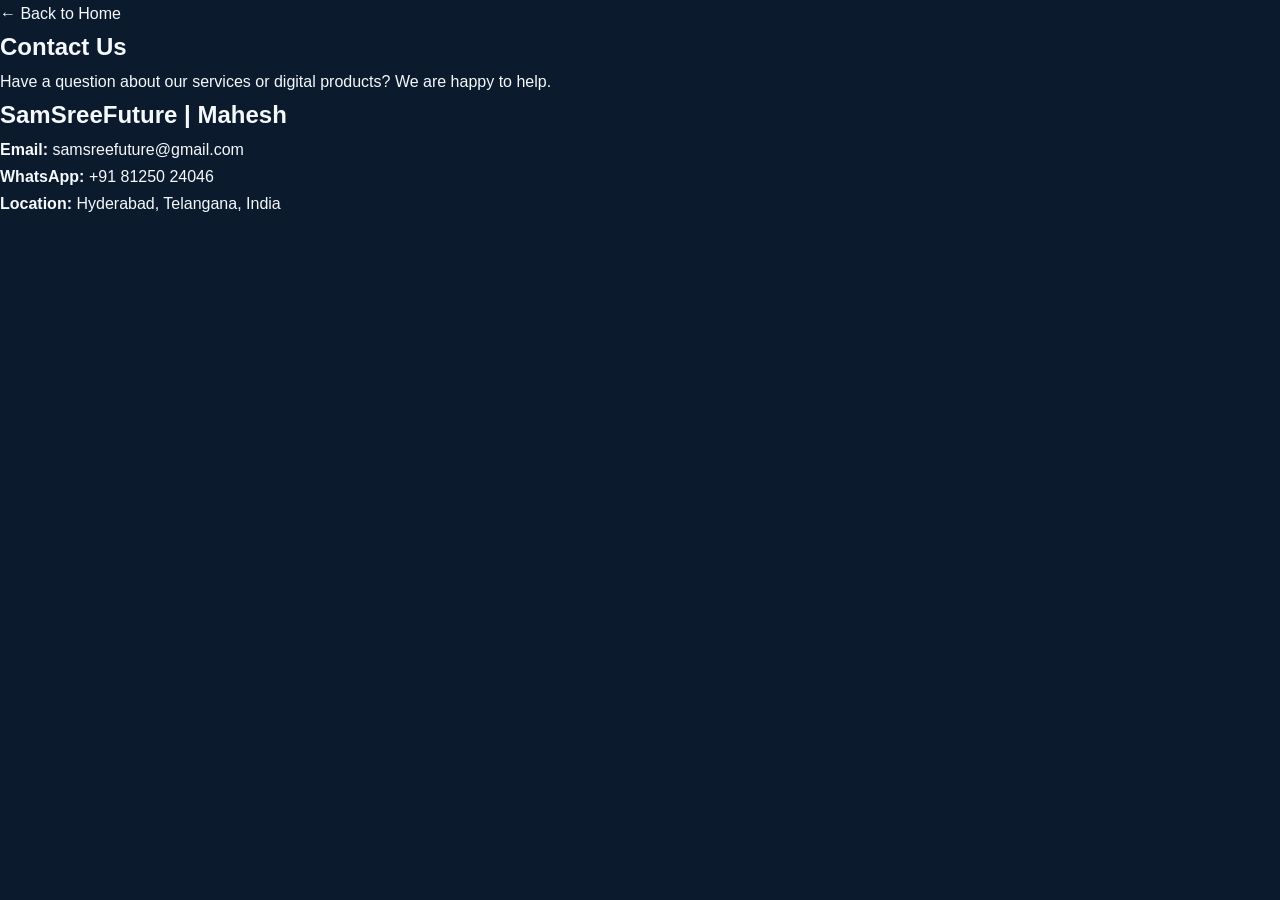
<file: contact.html>
<!DOCTYPE html>
<html lang="en">

<head>
    <meta charset="UTF-8">
    <meta name="viewport" content="width=device-width, initial-scale=1.0">
    <title>Contact Us | SamSreeFuture</title>
    <link rel="stylesheet" href="style.css">
</head>

<body>

    <section class="policy-page">
        <div class="policy-container">

            <a href="index.html" class="back-home">← Back to Home</a>

            <h1>Contact Us</h1>

            <p>
                Have a question about our services or digital products?
                We are happy to help.
            </p>

            <div class="contact-details">

                <h2>SamSreeFuture | Mahesh</h2>

                <p>
                    <strong>Email:</strong>
                    <a href="mailto:samsreefuture@gmail.com">
                        samsreefuture@gmail.com
                    </a>
                </p>

                <p>
                    <strong>WhatsApp:</strong>
                    <a href="https://wa.me/918125024046" target="_blank">
                        +91 81250 24046
                    </a>
                </p>

                <p>
                    <strong>Location:</strong>
                    Hyderabad, Telangana, India
                </p>

            </div>

        </div>
    </section>

</body>

</html>
</file>
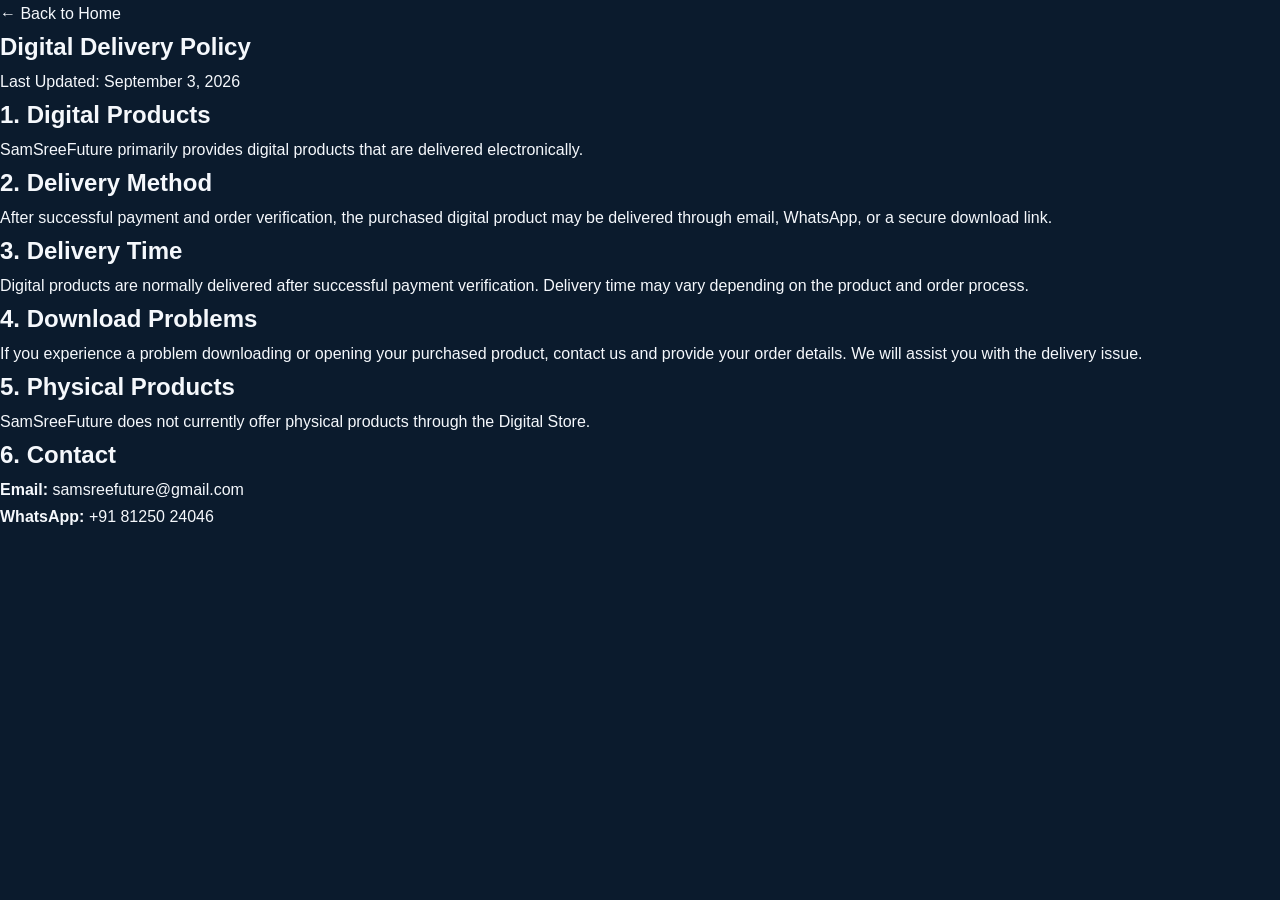
<file: delivery.html>
<!DOCTYPE html>
<html lang="en">

<head>
    <meta charset="UTF-8">
    <meta name="viewport" content="width=device-width, initial-scale=1.0">
    <title>Digital Delivery Policy | SamSreeFuture</title>
    <link rel="stylesheet" href="style.css">
</head>

<body>

    <section class="policy-page">
        <div class="policy-container">

            <a href="index.html" class="back-home">← Back to Home</a>

            <h1>Digital Delivery Policy</h1>
            <p class="updated">Last Updated: September 3, 2026</p>

            <h2>1. Digital Products</h2>
            <p>
                SamSreeFuture primarily provides digital products that are
                delivered electronically.
            </p>

            <h2>2. Delivery Method</h2>
            <p>
                After successful payment and order verification, the purchased
                digital product may be delivered through email, WhatsApp, or a
                secure download link.
            </p>

            <h2>3. Delivery Time</h2>
            <p>
                Digital products are normally delivered after successful payment
                verification. Delivery time may vary depending on the product
                and order process.
            </p>

            <h2>4. Download Problems</h2>
            <p>
                If you experience a problem downloading or opening your purchased
                product, contact us and provide your order details. We will assist
                you with the delivery issue.
            </p>

            <h2>5. Physical Products</h2>
            <p>
                SamSreeFuture does not currently offer physical products through
                the Digital Store.
            </p>

            <h2>6. Contact</h2>
            <p>
                <strong>Email:</strong> samsreefuture@gmail.com
            </p>

            <p>
                <strong>WhatsApp:</strong> +91 81250 24046
            </p>

        </div>
    </section>

</body>

</html>
</file>
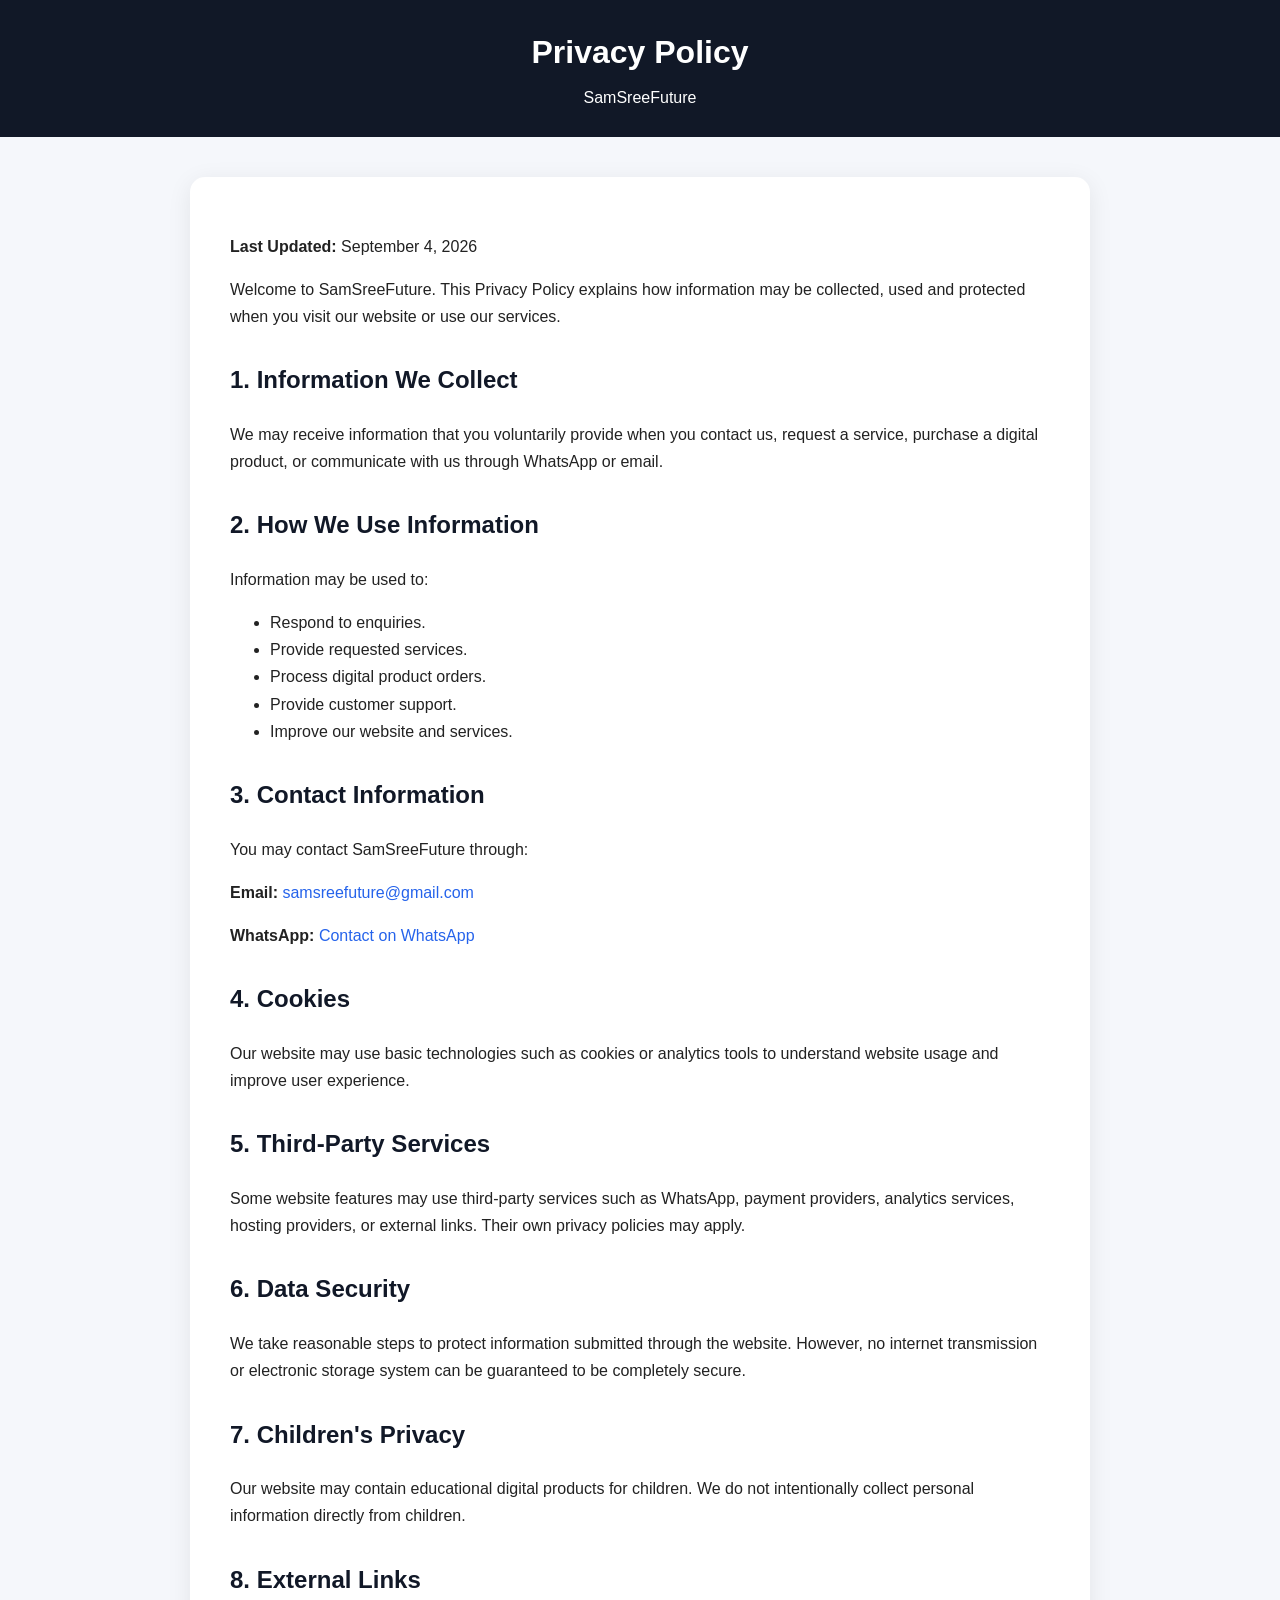
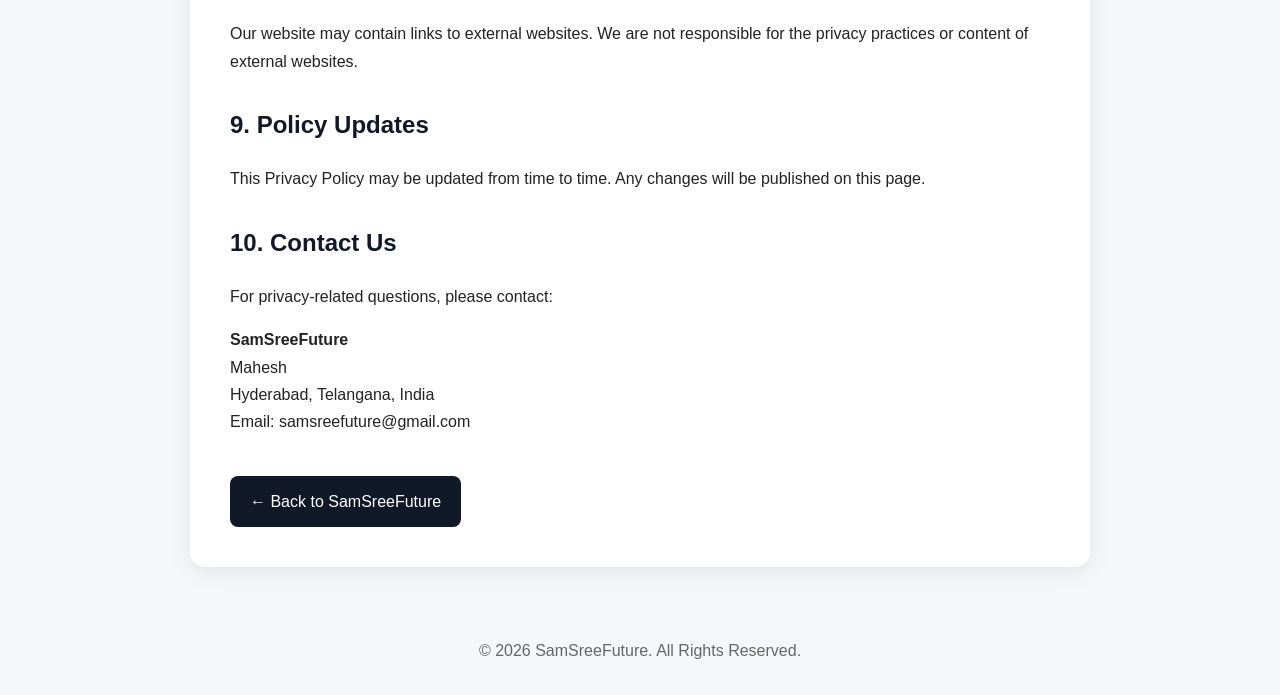
<file: privacy.html>
<!DOCTYPE html>
<html lang="en">

<head>

    <meta charset="UTF-8">
    <meta name="viewport" content="width=device-width, initial-scale=1.0">

    <title>Privacy Policy | SamSreeFuture</title>

    <meta name="description" content="Privacy Policy for SamSreeFuture by Mahesh.">

    <link rel="icon" type="image/png" href="./images/favicon.png">

    <style>
        * {
            box-sizing: border-box;
        }

        body {
            margin: 0;
            font-family: Arial, sans-serif;
            background: #f5f7fb;
            color: #222;
            line-height: 1.7;
        }

        header {
            background: #111827;
            color: white;
            padding: 25px;
            text-align: center;
        }

        header h1 {
            margin: 0;
            font-size: 32px;
        }

        header p {
            margin: 5px 0 0;
        }

        .container {
            max-width: 900px;
            margin: 40px auto;
            background: white;
            padding: 40px;
            border-radius: 15px;
            box-shadow: 0 5px 25px rgba(0, 0, 0, .08);
        }

        h2 {
            margin-top: 30px;
            color: #111827;
        }

        a {
            color: #2563eb;
            text-decoration: none;
        }

        .back {
            display: inline-block;
            margin-top: 25px;
            padding: 12px 20px;
            background: #111827;
            color: white;
            border-radius: 8px;
        }

        footer {
            text-align: center;
            padding: 30px;
            color: #666;
        }
    </style>

</head>

<body>

    <header>

        <h1>Privacy Policy</h1>

        <p>SamSreeFuture</p>

    </header>

    <div class="container">

        <p>
            <strong>Last Updated:</strong> September 4, 2026
        </p>

        <p>
            Welcome to SamSreeFuture. This Privacy Policy explains how information may be collected, used and protected
            when you visit our website or use our services.
        </p>

        <h2>1. Information We Collect</h2>

        <p>
            We may receive information that you voluntarily provide when you contact us, request a service, purchase a
            digital product, or communicate with us through WhatsApp or email.
        </p>

        <h2>2. How We Use Information</h2>

        <p>
            Information may be used to:
        </p>

        <ul>
            <li>Respond to enquiries.</li>
            <li>Provide requested services.</li>
            <li>Process digital product orders.</li>
            <li>Provide customer support.</li>
            <li>Improve our website and services.</li>
        </ul>

        <h2>3. Contact Information</h2>

        <p>
            You may contact SamSreeFuture through:
        </p>

        <p>
            <strong>Email:</strong>
            <a href="mailto:samsreefuture@gmail.com">
                samsreefuture@gmail.com
            </a>
        </p>

        <p>
            <strong>WhatsApp:</strong>
            <a href="https://wa.me/918125024046" target="_blank">
                Contact on WhatsApp
            </a>
        </p>

        <h2>4. Cookies</h2>

        <p>
            Our website may use basic technologies such as cookies or analytics tools to understand website usage and
            improve user experience.
        </p>

        <h2>5. Third-Party Services</h2>

        <p>
            Some website features may use third-party services such as WhatsApp, payment providers, analytics services,
            hosting providers, or external links. Their own privacy policies may apply.
        </p>

        <h2>6. Data Security</h2>

        <p>
            We take reasonable steps to protect information submitted through the website. However, no internet
            transmission or electronic storage system can be guaranteed to be completely secure.
        </p>

        <h2>7. Children's Privacy</h2>

        <p>
            Our website may contain educational digital products for children. We do not intentionally collect personal
            information directly from children.
        </p>

        <h2>8. External Links</h2>

        <p>
            Our website may contain links to external websites. We are not responsible for the privacy practices or
            content of external websites.
        </p>

        <h2>9. Policy Updates</h2>

        <p>
            This Privacy Policy may be updated from time to time. Any changes will be published on this page.
        </p>

        <h2>10. Contact Us</h2>

        <p>
            For privacy-related questions, please contact:
        </p>

        <p>
            <strong>SamSreeFuture</strong><br>
            Mahesh<br>
            Hyderabad, Telangana, India<br>
            Email: samsreefuture@gmail.com
        </p>

        <a class="back" href="index.html">
            ← Back to SamSreeFuture
        </a>

    </div>

    <footer>
        © 2026 SamSreeFuture. All Rights Reserved.
    </footer>

</body>

</html>
</file>
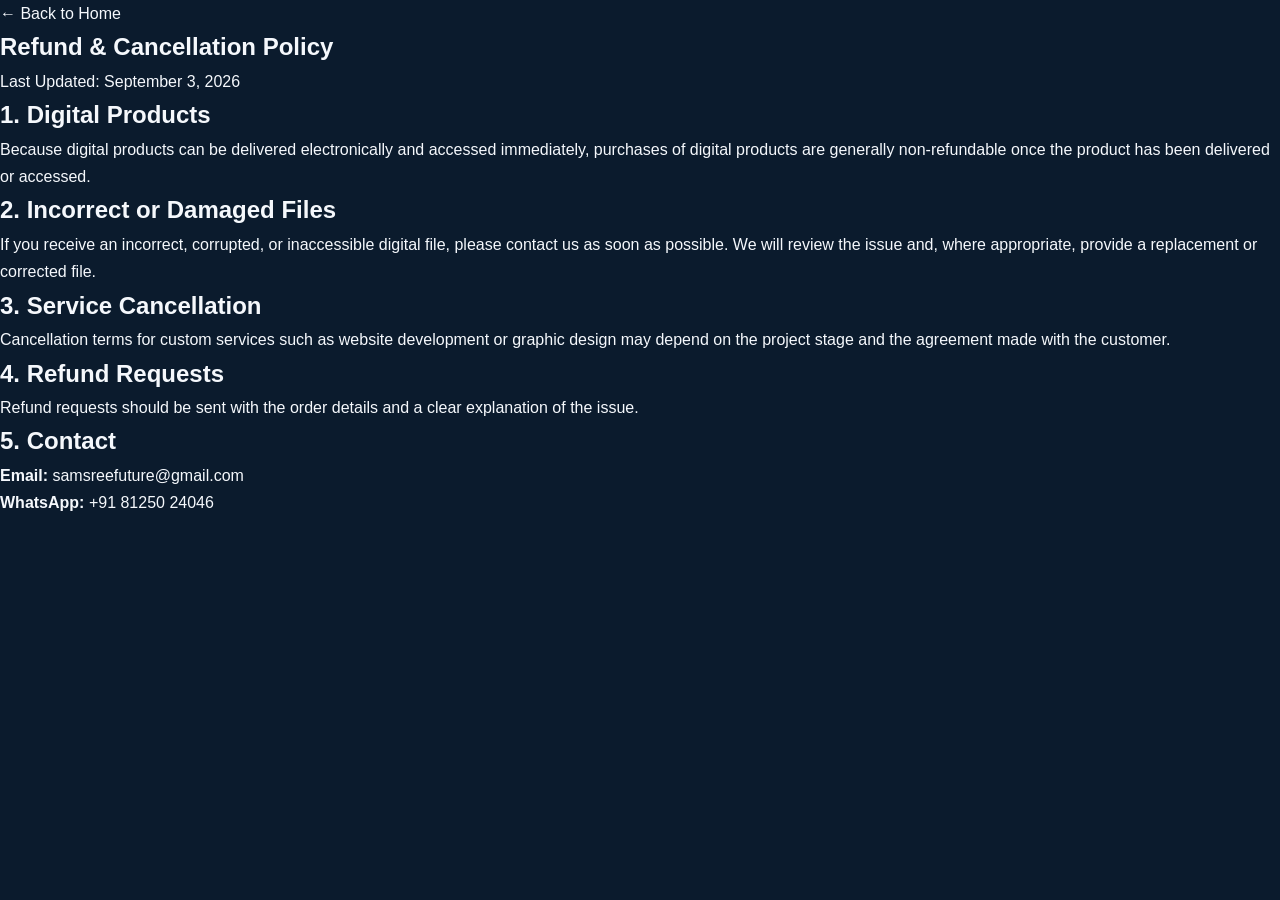
<file: refund.html>
<!DOCTYPE html>
<html lang="en">

<head>
    <meta charset="UTF-8">
    <meta name="viewport" content="width=device-width, initial-scale=1.0">
    <title>Refund & Cancellation Policy | SamSreeFuture</title>
    <link rel="stylesheet" href="style.css">
</head>

<body>

    <section class="policy-page">
        <div class="policy-container">

            <a href="index.html" class="back-home">← Back to Home</a>

            <h1>Refund & Cancellation Policy</h1>
            <p class="updated">Last Updated: September 3, 2026</p>

            <h2>1. Digital Products</h2>
            <p>
                Because digital products can be delivered electronically and
                accessed immediately, purchases of digital products are generally
                non-refundable once the product has been delivered or accessed.
            </p>

            <h2>2. Incorrect or Damaged Files</h2>
            <p>
                If you receive an incorrect, corrupted, or inaccessible digital
                file, please contact us as soon as possible. We will review the
                issue and, where appropriate, provide a replacement or corrected
                file.
            </p>

            <h2>3. Service Cancellation</h2>
            <p>
                Cancellation terms for custom services such as website development
                or graphic design may depend on the project stage and the agreement
                made with the customer.
            </p>

            <h2>4. Refund Requests</h2>
            <p>
                Refund requests should be sent with the order details and a clear
                explanation of the issue.
            </p>

            <h2>5. Contact</h2>
            <p>
                <strong>Email:</strong> samsreefuture@gmail.com
            </p>

            <p>
                <strong>WhatsApp:</strong> +91 81250 24046
            </p>

        </div>
    </section>

</body>

</html>
</file>
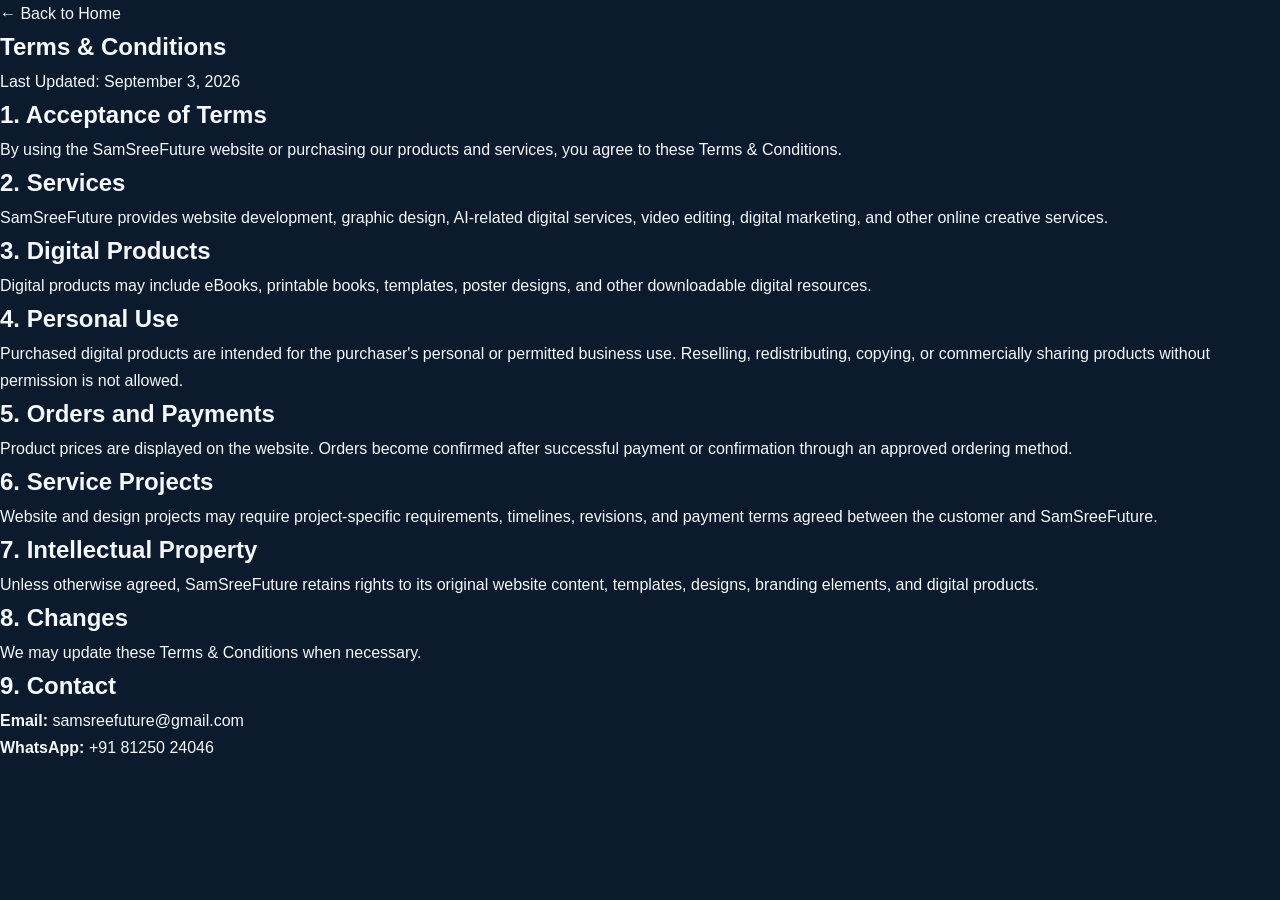
<file: terms.html>
<!DOCTYPE html>
<html lang="en">

<head>
    <meta charset="UTF-8">
    <meta name="viewport" content="width=device-width, initial-scale=1.0">
    <title>Terms & Conditions | SamSreeFuture</title>
    <link rel="stylesheet" href="style.css">
</head>

<body>

    <section class="policy-page">
        <div class="policy-container">

            <a href="index.html" class="back-home">← Back to Home</a>

            <h1>Terms & Conditions</h1>
            <p class="updated">Last Updated: September 3, 2026</p>

            <h2>1. Acceptance of Terms</h2>
            <p>
                By using the SamSreeFuture website or purchasing our products and
                services, you agree to these Terms & Conditions.
            </p>

            <h2>2. Services</h2>
            <p>
                SamSreeFuture provides website development, graphic design,
                AI-related digital services, video editing, digital marketing,
                and other online creative services.
            </p>

            <h2>3. Digital Products</h2>
            <p>
                Digital products may include eBooks, printable books, templates,
                poster designs, and other downloadable digital resources.
            </p>

            <h2>4. Personal Use</h2>
            <p>
                Purchased digital products are intended for the purchaser's
                personal or permitted business use. Reselling, redistributing,
                copying, or commercially sharing products without permission
                is not allowed.
            </p>

            <h2>5. Orders and Payments</h2>
            <p>
                Product prices are displayed on the website. Orders become
                confirmed after successful payment or confirmation through an
                approved ordering method.
            </p>

            <h2>6. Service Projects</h2>
            <p>
                Website and design projects may require project-specific
                requirements, timelines, revisions, and payment terms agreed
                between the customer and SamSreeFuture.
            </p>

            <h2>7. Intellectual Property</h2>
            <p>
                Unless otherwise agreed, SamSreeFuture retains rights to its
                original website content, templates, designs, branding elements,
                and digital products.
            </p>

            <h2>8. Changes</h2>
            <p>
                We may update these Terms & Conditions when necessary.
            </p>

            <h2>9. Contact</h2>
            <p>
                <strong>Email:</strong> samsreefuture@gmail.com
            </p>

            <p>
                <strong>WhatsApp:</strong> +91 81250 24046
            </p>

        </div>
    </section>

</body>

</html>
</file>
<file: style.css>
﻿/* =========================================================
   SamSreeFuture - Dark Blue Theme
   COMPLETE STYLE.CSS
   ========================================================= */

:root {
   --bg: #0b1b2d;
   --bg2: #10243a;
   --panel: #112b45;
   --panel2: #0d2035;
   --text: #f5f8fc;
   --muted: #bdcad8;
   --blue: #2bb8ff;
   --blue2: #129fe8;
   --border: rgba(43, 184, 255, .22);
   --green: #25d366;
   --max: 1200px;
}

* {
   box-sizing: border-box;
   margin: 0;
   padding: 0;
}

html {
   scroll-behavior: smooth;
   scroll-padding-top: 80px;
}

body {
   font-family: 'Poppins', Arial, sans-serif;
   background: var(--bg);
   color: var(--text);
   line-height: 1.7;
   overflow-x: hidden;
}

a {
   color: inherit;
   text-decoration: none;
}

img {
   max-width: 100%;
   height: auto;
}

button,
input,
select,
textarea {
   font: inherit;
}

section {
   position: relative;
}

/* =========================================================
   HEADER
   ========================================================= */

.site-header {
   position: sticky;
   top: 0;
   z-index: 1000;
   background: #0a1425;
   border-bottom: 1px solid rgba(43, 184, 255, .1);
   box-shadow: 0 6px 22px rgba(0, 0, 0, .25);
   backdrop-filter: blur(12px);
}

.site-header nav {
   max-width: 1400px;
   min-height: 72px;
   margin: auto;
   padding: 0 24px;
   display: flex;
   align-items: center;
   justify-content: space-between;
   gap: 20px;
}

.brand {
   display: flex;
   align-items: center;
   gap: 12px;
   flex-shrink: 0;
}

.brand img {
   width: 42px;
   height: 42px;
   object-fit: cover;
   border-radius: 3px;
}

.brand h2 {
   font-size: 30px;
   color: var(--blue);
   font-weight: 800;
   line-height: 1;
   white-space: nowrap;
}

#main-nav {
   list-style: none;
   display: flex;
   align-items: center;
   gap: 29px;
}

#main-nav a {
   font-size: 16px;
   font-weight: 600;
   color: #f5f7fb;
   white-space: nowrap;
   transition: .25s;
}

#main-nav a:hover {
   color: var(--blue);
}

.menu-toggle {
   display: none;
   color: #fff;
   font-size: 30px;
   cursor: pointer;
}

/* =========================================================
   HERO
   ========================================================= */

.hero-section {
   max-width: 1400px;
   min-height: 680px;
   margin: auto;
   padding: 110px 60px 90px;
   display: grid;
   grid-template-columns: 480px 1fr;
   gap: 75px;
   align-items: center;
   background:
      radial-gradient(circle at 18% 50%,
         rgba(43, 184, 255, .11),
         transparent 27%),
      linear-gradient(135deg, #10263e, #0c1b2d);
}

.hero-image {
   display: flex;
   justify-content: center;
   align-items: center;
}

.hero-image-card {
   width: 380px;
   height: 380px;
   position: relative;
   display: flex;
   align-items: center;
   justify-content: center;
   background: transparent !important;
   border: 0 !important;
   box-shadow: none !important;
   padding: 0 !important;
   overflow: visible !important;
}

.hero-image-card::before {
   content: "";
   position: absolute;
   width: 420px;
   height: 420px;
   border-radius: 50%;
   border: 2px solid rgba(43, 184, 255, .22);
   box-shadow:
      0 0 28px rgba(43, 184, 255, .13),
      0 0 65px rgba(43, 184, 255, .07);
   z-index: 0;
   animation: outerPulse 4.5s ease-in-out infinite;
}

.hero-image-card img,
.hero-image-card img[src*="mahesh"],
img[src*="mahesh.png"] {
   position: relative;
   z-index: 3;
   width: 380px;
   height: 380px;
   display: block;
   object-fit: cover;
   border-radius: 50% !important;
   border: 5px solid var(--blue) !important;
   box-shadow:
      0 0 8px rgba(43, 184, 255, .95),
      0 0 22px rgba(43, 184, 255, .75),
      0 0 48px rgba(43, 184, 255, .38),
      0 0 76px rgba(43, 184, 255, .18) !important;
}

.hero-content {
   min-width: 0;
}

.hero-tag {
   display: block;
   font-size: 22px;
   color: #fff;
   margin-bottom: 7px;
}

.hero-content h1 {
   font-size: clamp(48px, 5vw, 72px);
   line-height: 1.08;
   font-weight: 800;
   letter-spacing: -1.5px;
   color: #fff;
   margin-bottom: 24px;
}

.hero-content h1 span {
   color: var(--blue);
}

.hero-subtitle {
   font-size: 26px;
   line-height: 1.35;
   color: var(--blue);
   margin-bottom: 26px;
}

.hero-content h4.hero-subtitle {
   font-weight: 700;
}

.typing-text {
   font-size: 32px;
   line-height: 1.2;
   color: #8dd8ff;
   min-height: 52px;
   margin-bottom: 25px;
}

.typing-text #typing {
   color: #8dd8ff;
}

.hero-content>p {
   max-width: 820px;
   color: #c3cfdd;
   font-size: 18px;
   line-height: 1.8;
   margin-bottom: 28px;
}

.hero-buttons {
   display: flex;
   flex-wrap: wrap;
   gap: 8px;
   margin-bottom: 10px;
}

.btn,
.btn2 {
   display: inline-flex;
   align-items: center;
   justify-content: center;
   min-height: 54px;
   padding: 12px 28px;
   border-radius: 10px;
   font-weight: 700;
   font-size: 16px;
   transition: .25s;
   cursor: pointer;
}

.btn {
   background: linear-gradient(135deg, #2dbbff, #139fe8);
   border: 1px solid #2dbbff;
   color: #fff;
   box-shadow: 0 10px 25px rgba(43, 184, 255, .2);
}

.btn2 {
   background: transparent;
   border: 1px solid var(--blue);
   color: var(--blue);
}

.btn:hover,
.btn2:hover {
   transform: translateY(-2px);
}

.btn2:hover {
   background: rgba(43, 184, 255, .1);
   color: #fff;
}

.hero-contact {
   display: flex;
   flex-wrap: wrap;
   gap: 8px 20px;
   color: #f1f5f9;
   font-size: 16px;
}

@keyframes outerPulse {

   0%,
   100% {
      transform: scale(.99);
      opacity: .65;
   }

   50% {
      transform: scale(1.02);
      opacity: 1;
   }
}

/* =========================================================
   SECTIONS
   ========================================================= */

.about,
.services,
.pricing,
.get-quote-section,
.portfolio,
.digital-store-section,
.skills,
.why-section,
.contact {
   max-width: 1200px;
   margin: auto;
   padding: 88px 24px;
}

.about h2,
.services h2,
.pricing h2,
.get-quote-section h2,
.portfolio h2,
.digital-store-section h2,
.skills h2,
.why-section h2,
.contact h2 {
   font-size: 40px;
   line-height: 1.2;
   text-align: center;
   color: #fff;
   margin-bottom: 12px;
}

.about>p,
.services>p,
.pricing>p,
.get-quote-section>p,
.digital-store-section>p,
.skills>p,
.why-section>p,
.contact>p {
   max-width: 760px;
   margin: 0 auto 32px;
   text-align: center;
   color: var(--muted);
}

.about {
   text-align: center;
}

.about p {
   font-size: 18px;
   line-height: 1.9;
}

.about strong {
   color: var(--blue);
}

/* =========================================================
   STATS
   ========================================================= */

.stats-section {
   max-width: 1200px;
   margin: auto;
   padding: 38px 24px;
   display: grid;
   grid-template-columns: repeat(4, 1fr);
   gap: 18px;
}

.stat {
   padding: 23px 14px;
   text-align: center;
   background: rgba(17, 43, 69, .8);
   border: 1px solid var(--border);
   border-radius: 16px;
   box-shadow: 0 12px 30px rgba(0, 0, 0, .2);
}

.stat h1,
.stat .counter {
   font-size: 42px;
   line-height: 1;
   color: var(--blue);
   font-weight: 800;
   margin-bottom: 8px;
}

.stat p {
   color: #c4d0de;
   font-weight: 600;
}

/* =========================================================
   CARDS
   ========================================================= */

.service-container,
.services-grid {
   max-width: 1100px;
   margin: 32px auto 0;
   display: grid;
   grid-template-columns: repeat(3, 1fr);
   gap: 20px;
}

.card,
.service-card,
.pricing-card,
.store-card,
.contact-card,
.project {
   background:
      linear-gradient(145deg,
         rgba(18, 43, 69, .96),
         rgba(12, 30, 50, .96));
   border: 1px solid var(--border);
   border-radius: 18px;
   box-shadow: 0 14px 34px rgba(0, 0, 0, .22);
   transition: .3s;
}

.card,
.service-card {
   padding: 27px 23px;
}

.card:hover,
.service-card:hover,
.pricing-card:hover,
.store-card:hover,
.project:hover {
   transform: translateY(-5px);
   border-color: rgba(43, 184, 255, .48);
}

.card h3,
.service-card h3 {
   color: #fff;
   margin-bottom: 10px;
   font-size: 21px;
}

.card p,
.service-card p {
   color: var(--muted);
}

/* =========================================================
   SERVICE CARD DETAILS
   ========================================================= */

.service-card ul {
   margin: 16px 0 0;
   padding-left: 20px;
   color: var(--muted);
}

.service-card ul li {
   margin-bottom: 8px;
   line-height: 1.5;
}

.service-card ul li::marker {
   color: #2bb8ff;
}

.service-card:hover ul li::marker {
   color: #25d366;
}


/* Better spacing for longer service titles */
.service-card h3 {
   line-height: 1.35;
}


/* Keep service cards balanced */
.service-card {
   height: 100%;
   box-sizing: border-box;
}


/* Mobile */
@media (max-width: 900px) {

   .service-container,
   .services-grid {
      grid-template-columns: repeat(2, 1fr);
   }

}


@media (max-width: 600px) {

   .service-container,
   .services-grid {
      grid-template-columns: 1fr;
      gap: 16px;
   }

   .card,
   .service-card {
      padding: 23px 20px;
   }

   .card h3,
   .service-card h3 {
      font-size: 19px;
   }

}

/* =========================================================
   PRICING
   ========================================================= */

.pricing-grid {
   max-width: 1100px;
   margin: 32px auto 0;
   display: grid;
   grid-template-columns: repeat(3, 1fr);
   gap: 22px;
}

.pricing-card {
   position: relative;
   padding: 32px 25px;
   text-align: center;
}

.pricing-card h3 {
   font-size: 23px;
   color: #fff;
}

.pricing-card h2 {
   font-size: 38px;
   color: var(--blue);
   margin: 8px 0;
}

.pricing-card p {
   color: var(--muted);
}

.pricing-card ul {
   list-style: none;
   text-align: left;
   color: #d4deea;
   margin: 20px 0;
}

.pricing-card li {
   margin: 8px 0;
}

.pricing-card .btn {
   width: 100%;
}

.featured-product {
   border-color: rgba(43, 184, 255, .5) !important;
   box-shadow:
      0 0 35px rgba(43, 184, 255, .1),
      0 14px 34px rgba(0, 0, 0, .25);
}

.product-badge {
   position: absolute;
   top: 14px;
   right: 14px;
   padding: 4px 10px;
   border-radius: 20px;
   background: var(--blue);
   color: #061421;
   font-size: 11px;
   font-weight: 800;
}

/* =========================================================
   QUOTE
   ========================================================= */

.quote-container {
   max-width: 720px;
   margin: 30px auto 0;
   padding: 30px;
   border-radius: 20px;
   background: rgba(17, 43, 69, .82);
   border: 1px solid var(--border);
   box-shadow: 0 15px 35px rgba(0, 0, 0, .25);
}

.quote-group {
   margin-bottom: 18px;
}

.quote-group label {
   display: block;
   color: #fff;
   font-weight: 600;
   margin-bottom: 7px;
}

.quote-group input,
.quote-group select,
.quote-group textarea,
#store-search,
#contact-form input,
#contact-form select,
#contact-form textarea {
   width: 100%;
   padding: 13px 15px;
   border: 1px solid rgba(164, 190, 214, .24);
   border-radius: 10px;
   background: #091727;
   color: #fff;
   outline: none;
}

.quote-group input:focus,
.quote-group select:focus,
.quote-group textarea:focus,
#store-search:focus,
#contact-form input:focus,
#contact-form select:focus,
#contact-form textarea:focus {
   border-color: var(--blue);
   box-shadow: 0 0 0 3px rgba(43, 184, 255, .1);
}

.quote-group textarea {
   resize: vertical;
}

.quote-submit-btn {
   width: 100%;
   padding: 14px;
   border: 0;
   border-radius: 10px;
   background: var(--green);
   color: #fff;
   font-weight: 700;
   cursor: pointer;
}

.quote-note {
   text-align: center;
   color: #899caf;
   font-size: 13px;
   margin-top: 18px;
}

/* =========================================================
   PORTFOLIO
   ========================================================= */

.portfolio-intro {
   max-width: 780px;
   margin: 0 auto 32px;
   text-align: center;
   color: var(--muted);
}

.portfolio-gallery,
.portfolio-grid {
   max-width: 1100px;
   margin: auto;
   display: grid;
   grid-template-columns: repeat(3, 1fr);
   gap: 20px;
}

.project {
   overflow: hidden;
}

.portfolio-item {
   display: block;
}

.portfolio-card img,
.portfolio-item img,
.project img {
   display: block;
   width: 100%;
   height: 225px;
   object-fit: cover;
}

.portfolio-content,
.project-content {
   padding: 21px;
}

.portfolio-content h3,
.project-content h3 {
   color: #fff;
   margin-bottom: 7px;
}

.portfolio-content p,
.project-content p {
   color: var(--muted);
}

.project-tag {
   display: inline-block;
   margin-top: 10px;
   color: var(--blue);
   font-size: 13px;
   font-weight: 700;
}

.project-btn {
   display: inline-block;
   margin-top: 13px;
   color: var(--blue);
   font-weight: 700;
}

/* =========================================================
   DIGITAL STORE
   ========================================================= */

.store-process {
   max-width: 1050px;
   margin: 28px auto 35px;
   display: grid;
   grid-template-columns: repeat(3, 1fr);
   gap: 18px;
}

.process-step {
   padding: 20px;
   text-align: center;
   background: rgba(17, 43, 69, .72);
   border: 1px solid var(--border);
   border-radius: 16px;
}

.process-step h3 {
   color: #fff;
}

.process-step p {
   color: var(--muted);
}

.store-controls {
   max-width: 1100px;
   margin: 30px auto 24px;
   text-align: center;
}

.store-filters {
   display: flex;
   flex-wrap: wrap;
   justify-content: center;
   gap: 9px;
   margin-top: 18px;
}

.store-filter {
   padding: 9px 17px;
   border-radius: 25px;
   border: 1px solid rgba(43, 184, 255, .35);
   background: transparent;
   color: #dbe8f5;
   cursor: pointer;
}

.store-filter.active,
.store-filter:hover {
   background: var(--blue);
   color: #061421;
   border-color: var(--blue);
}

.featured-store-banner {
   max-width: 1100px;
   margin: 25px auto;
   padding: 26px;
   text-align: center;
   border-radius: 18px;
   background:
      linear-gradient(135deg,
         rgba(43, 184, 255, .13),
         rgba(17, 43, 69, .8));
   border: 1px solid var(--border);
}

.featured-store-banner h3 {
   color: #fff;
}

.featured-store-banner p {
   color: var(--muted);
   margin: 5px 0 12px;
}

.store-grid {
   max-width: 1100px;
   margin: auto;
   display: grid;
   grid-template-columns: repeat(4, 1fr);
   gap: 18px;
}

.store-card {
   padding: 22px 19px;
   display: flex;
   flex-direction: column;
   min-width: 0;
}

.product-icon {
   width: 56px;
   height: 56px;
   display: flex;
   align-items: center;
   justify-content: center;
   border-radius: 14px;
   background: rgba(43, 184, 255, .1);
   font-size: 29px;
   margin-bottom: 13px;
}

.product-type {
   color: #8fd9ff;
   font-size: 12px;
   font-weight: 700;
   text-transform: uppercase;
}

.store-card h3 {
   color: #fff;
   font-size: 18px;
   margin: 7px 0;
}

.store-card p {
   color: var(--muted);
   font-size: 14px;
}

.product-bottom {
   margin-top: auto;
   padding-top: 18px;
}

.product-price {
   display: block;
   color: var(--blue);
   font-size: 24px;
   font-weight: 800;
   margin-bottom: 10px;
}

.product-buy-btn {
   display: block;
   text-align: center;
   width: 100%;
   padding: 10px;
   border-radius: 9px;
   background: var(--blue);
   color: #061421;
   font-weight: 700;
   font-size: 13px;
}

.store-no-results {
   text-align: center;
   color: var(--muted);
   padding: 30px;
}

.store-note {
   text-align: center;
   margin-top: 30px;
}

.store-note h3 {
   color: #fff;
}

.store-note p {
   color: var(--muted);
   margin: 5px 0 12px;
}

/* =========================================================
   SKILLS
   ========================================================= */

.skills {
   max-width: 850px;
}

.skill {
   margin: 23px 0;
}

.skill p {
   color: #fff;
   font-weight: 700;
   margin-bottom: 7px;
}

.progress {
   height: 12px;
   width: 100%;
   overflow: hidden;
   border-radius: 20px;
   background: #172d45;
   border: 1px solid rgba(43, 184, 255, .1);
}

.progress span {
   display: block;
   height: 100%;
   width: 0;
   border-radius: 20px;
   background: linear-gradient(90deg, #149fe8, #55ccff);
   box-shadow: 0 0 14px rgba(43, 184, 255, .35);
   transition: width 1.2s ease;
}

/* =========================================================
   WHY
   ========================================================= */

.why-section {
   text-align: center;
}

.why-section .service-container {
   margin-top: 30px;
}

/* =========================================================
   CONTACT
   ========================================================= */

.contact-info {
   max-width: 1000px;
   margin: 30px auto;
   display: grid;
   grid-template-columns: repeat(3, 1fr);
   gap: 18px;
}

.contact-card {
   padding: 21px;
   text-align: left;
   display: flex;
   gap: 14px;
   align-items: center;
}

.contact-card>span {
   font-size: 29px;
}

.contact-card h3 {
   color: #fff;
}

.contact-card p {
   color: var(--muted);
}

#contact-form {
   max-width: 760px;
   margin: 30px auto;
   display: grid;
   gap: 13px;
}

#contact-form button {
   min-height: 52px;
   border: 0;
   border-radius: 10px;
   background: linear-gradient(135deg, #2dbbff, #139fe8);
   color: #fff;
   font-weight: 700;
   cursor: pointer;
}

/* =========================================================
   WHATSAPP
   ========================================================= */

.whatsapp-float,
.whatsapp.whatsapp-float {
   position: fixed !important;
   right: 24px !important;
   bottom: 24px !important;
   left: auto !important;
   top: auto !important;
   z-index: 1500 !important;
   width: 64px;
   height: 64px;
   display: flex !important;
   align-items: center;
   justify-content: center;
   border-radius: 50%;
   background: #fff;
   border: 3px solid var(--green);
   box-shadow:
      0 0 0 5px rgba(37, 211, 102, .1),
      0 8px 25px rgba(0, 0, 0, .35);
   animation: waPulse 2.2s infinite;
}

.whatsapp-float img {
   width: 38px;
   height: 38px;
   object-fit: contain;
}

@keyframes waPulse {
   50% {
      box-shadow:
         0 0 0 10px rgba(37, 211, 102, .04),
         0 10px 30px rgba(0, 0, 0, .42);
   }
}

/* =========================================================
   BACK TO TOP
   ========================================================= */

.back-to-top {
   position: fixed;
   right: 24px;
   bottom: 100px;
   z-index: 1200;
   width: 44px;
   height: 44px;
   border: 1px solid rgba(43, 184, 255, .5);
   border-radius: 50%;
   background: #10243d;
   color: var(--blue);
   display: flex;
   align-items: center;
   justify-content: center;
   cursor: pointer;
   opacity: 0;
   visibility: hidden;
   transition: .25s;
}

.back-to-top.show {
   opacity: 1;
   visibility: visible;
}

/* =========================================================
   FOOTER
   ========================================================= */

.site-footer {
   background: #07111f;
   border-top: 1px solid rgba(43, 184, 255, .12);
   padding: 50px 24px 20px;
}

.footer-content {
   max-width: 1100px;
   margin: auto;
   display: flex;
   justify-content: space-between;
   gap: 35px;
}

.footer-brand {
   max-width: 500px;
}

.footer-brand h3 {
   color: var(--blue);
   font-size: 25px;
}

.footer-brand p {
   color: #9eb0c4;
}

.footer-links,
.footer-policy-links {
   display: flex;
   flex-wrap: wrap;
   gap: 9px 18px;
   justify-content: flex-end;
}

.footer-links a,
.footer-policy-links a {
   color: #b7c5d5;
}

.footer-links a:hover,
.footer-policy-links a:hover {
   color: var(--blue);
}

.footer-bottom {
   max-width: 1100px;
   margin: 30px auto 0;
   padding-top: 18px;
   border-top: 1px solid rgba(255, 255, 255, .08);
   display: flex;
   justify-content: space-between;
   gap: 20px;
   color: #8394a8;
   font-size: 13px;
}

/* =========================================================
   BASE NEWS TICKER
   ========================================================= */

.news-ticker {
   display: flex;
   align-items: stretch;
   width: 100%;
   min-height: 44px;
   background: #0b2a1a;
   color: #fff;
   border-top: 1px solid rgba(255, 255, 255, .08);
   border-bottom: 1px solid rgba(255, 255, 255, .08);
   overflow: hidden;
}

.news-ticker-label {
   flex: 0 0 auto;
   display: flex;
   align-items: center;
   justify-content: center;
   min-width: 180px;
   padding: 0 16px;
   background: #15803d;
   color: #fff;
   font-weight: 800;
   font-size: 14px;
   white-space: nowrap;
   z-index: 2;
}

.news-ticker-viewport {
   flex: 1;
   min-width: 0;
   overflow: hidden;
   position: relative;
}

.news-ticker-track {
   display: flex;
   width: max-content;
   min-width: 100%;
   animation: newsTickerScroll 70s linear infinite;
   will-change: transform;
}

.news-ticker-content {
   display: flex;
   align-items: center;
   flex-shrink: 0;
}

.news-item {
   display: inline-flex;
   align-items: center;
   white-space: nowrap;
   padding: 0 24px;
   min-height: 44px;
   color: #fff;
   font-size: 14px;
   font-weight: 500;
}

.news-item:hover {
   color: var(--green);
}

.business-ticker {
   background: #0b2a1a;
}

.business-label {
   background: #15803d;
   color: #fff;
}

.business-ticker .news-item:hover {
   color: var(--green);
}

/* =========================================================
    TELUGU BREAKING NEWS
   RED BACKGROUND + FAST SCROLL
   ========================================================= */

.breaking-ticker {
   width: 100%;
   height: 48px;
   min-height: 48px;

   display: flex;
   align-items: stretch;

   background: #123b5c !important;
   color: #123b52 !important;

   overflow: hidden !important;
   position: relative;

   z-index: 1000;

   border: none !important;
   padding: 0 !important;
}

/* LEFT RED LABEL */

.breaking-ticker .telugu-breaking-label {
   flex: 0 0 155px;
   width: 155px;
   min-width: 155px;
   height: 48px;

   display: flex;
   align-items: center;
   justify-content: center;

   padding: 0 12px;

   background: #8b0000 !important;
   color: #fff !important;

   font-size: 15px;
   font-weight: 800;

   white-space: nowrap;

   position: relative;
   z-index: 20;

   box-shadow: 5px 0 15px rgba(0, 0, 0, .28);
}

/* VIEWPORT */

.breaking-ticker .news-ticker-viewport {
   flex: 1 1 auto;
   min-width: 0;

   height: 48px;

   overflow: hidden !important;

   position: relative;

   display: flex;
   align-items: center;

   background: #123b5c !important;
}

/* MOVING TRACK */

.breaking-ticker .telugu-breaking-track {
   display: flex !important;
   align-items: center;

   width: max-content !important;
   min-width: max-content !important;

   height: 48px;

   flex-shrink: 0;

   animation: teluguBreakingScroll 16s linear infinite !important;

   animation-play-state: running !important;

   will-change: transform;

   transform: translate3d(0, 0, 0);
}

/* CONTENT COPIES */

.breaking-ticker .news-ticker-content {
   display: flex !important;
   align-items: center;

   width: max-content !important;
   min-width: max-content !important;

   height: 48px;

   flex-shrink: 0;
}

/* NEWS TEXT */

.breaking-ticker .news-item {
   display: inline-flex !important;
   align-items: center;

   height: 48px;
   min-height: 48px;

   padding: 0 34px;

   color: #fff !important;

   font-family: 'Poppins', Arial, sans-serif;

   font-size: 15px;
   font-weight: 600;

   line-height: 1;

   white-space: nowrap;

   text-decoration: none !important;
}

/* SEPARATOR */

.breaking-ticker .news-item::after {
   content: "ðŸ”´";

   display: inline-block;

   margin-left: 28px;

   font-size: 10px;
}

/* HOVER */

.breaking-ticker .news-item:hover {
   color: #fff200 !important;
}

/* =========================================================
   TELUGU NEWS SCROLL
   ========================================================= */

@keyframes teluguBreakingScroll {

   0% {
      transform: translate3d(0, 0, 0);
   }

   100% {
      transform: translate3d(-50%, 0, 0);
   }
}

/* =========================================================
   HOVER PAUSE
   ========================================================= */

.breaking-ticker:hover .telugu-breaking-track {
   animation-play-state: paused !important;
}

.breaking-ticker .telugu-breaking-track.is-paused {
   animation-play-state: paused !important;
}

/* =========================================================
   TABLET
   ========================================================= */

@media (max-width: 1100px) {

   .site-header nav {
      padding: 0 18px;
   }

   #main-nav {
      gap: 17px;
   }

   #main-nav a {
      font-size: 14px;
   }

   .hero-section {
      grid-template-columns: 390px 1fr;
      gap: 40px;
      padding: 90px 35px;
   }

   .hero-image-card {
      width: 330px;
      height: 330px;
   }

   .hero-image-card::before {
      width: 365px;
      height: 365px;
   }

   .hero-image-card img,
   .hero-image-card img[src*="mahesh"],
   img[src*="mahesh.png"] {
      width: 330px;
      height: 330px;
   }

   .service-container,
   .services-grid,
   .pricing-grid {
      grid-template-columns: repeat(2, 1fr);
   }

   .store-grid {
      grid-template-columns: repeat(3, 1fr);
   }

   .portfolio-gallery,
   .portfolio-grid {
      grid-template-columns: repeat(2, 1fr);
   }
}

/* =========================================================
   MOBILE NAVIGATION
   ========================================================= */

@media (max-width: 900px) {

   .site-header nav {
      min-height: 65px;
   }

   .menu-toggle {
      display: block;
      border: 0;
      background: transparent;
   }

   #main-nav {
      position: absolute;
      top: 65px;
      left: 0;
      right: 0;

      display: none;

      flex-direction: column;
      align-items: stretch;

      gap: 0;

      background: #091727;

      border-top: 1px solid rgba(43, 184, 255, .12);

      box-shadow: 0 12px 25px rgba(0, 0, 0, .35);
   }

   #main-nav.active {
      display: flex;
   }

   #main-nav li {
      width: 100%;
   }

   #main-nav a {
      display: block;
      width: 100%;
      padding: 13px 24px;
   }

   #main-nav a:hover {
      background: rgba(43, 184, 255, .08);
   }

   .hero-section {
      grid-template-columns: 1fr;
      text-align: center;
   }

   .hero-image {
      order: 1;
   }

   .hero-content {
      order: 2;
   }

   .hero-buttons,
   .hero-contact {
      justify-content: center;
   }

   .hero-content>p {
      margin-left: auto;
      margin-right: auto;
   }
}

/* =========================================================
   MOBILE
   ========================================================= */

@media (max-width: 768px) {

   .brand h2 {
      font-size: 23px;
   }

   .brand img {
      width: 36px;
      height: 36px;
   }

   .hero-section {
      min-height: auto;
      padding: 65px 20px 70px;
      gap: 35px;
   }

   .hero-image-card {
      width: 270px;
      height: 270px;
   }

   .hero-image-card::before {
      width: 300px;
      height: 300px;
   }

   .hero-image-card img,
   .hero-image-card img[src*="mahesh"],
   img[src*="mahesh.png"] {
      width: 270px;
      height: 270px;
   }

   .hero-content h1 {
      font-size: 43px;
   }

   .hero-subtitle {
      font-size: 21px;
   }

   .typing-text {
      font-size: 26px;
   }

   .hero-content>p {
      font-size: 16px;
   }

   .about,
   .services,
   .pricing,
   .get-quote-section,
   .portfolio,
   .digital-store-section,
   .skills,
   .why-section,
   .contact {
      padding: 65px 18px;
   }

   .about h2,
   .services h2,
   .pricing h2,
   .get-quote-section h2,
   .portfolio h2,
   .digital-store-section h2,
   .skills h2,
   .why-section h2,
   .contact h2 {
      font-size: 32px;
   }

   .stats-section {
      grid-template-columns: repeat(2, 1fr);
      padding: 25px 18px;
   }

   .service-container,
   .services-grid,
   .pricing-grid,
   .portfolio-gallery,
   .portfolio-grid,
   .store-process {
      grid-template-columns: 1fr;
   }

   .store-grid {
      grid-template-columns: repeat(2, 1fr);
   }

   .contact-info {
      grid-template-columns: 1fr;
   }

   .quote-container {
      padding: 22px 17px;
   }

   .footer-content,
   .footer-bottom {
      flex-direction: column;
   }

   .footer-links,
   .footer-policy-links {
      justify-content: flex-start;
   }

   /* -----------------------------------------
      MOBILE BREAKING NEWS
      ----------------------------------------- */

   .breaking-ticker {
      height: 44px;
      min-height: 44px;
   }

   .breaking-ticker .telugu-breaking-label {
      flex: 0 0 120px;
      width: 120px;
      min-width: 120px;
      height: 44px;

      padding: 0 8px;

      font-size: 12px;
   }

   .breaking-ticker .news-ticker-viewport {
      height: 44px;
   }

   .breaking-ticker .telugu-breaking-track {
      height: 44px;

      animation-duration: 13s !important;
   }

   .breaking-ticker .news-ticker-content {
      height: 44px;
   }

   .breaking-ticker .news-item {
      height: 44px;
      min-height: 44px;

      padding: 0 25px;

      font-size: 13px;
   }

   .breaking-ticker .news-item::after {
      margin-left: 18px;
   }
}

/* =========================================================
   VERY SMALL MOBILE
   ========================================================= */

@media (max-width: 480px) {

   .site-header nav {
      padding: 0 13px;
   }

   .brand {
      gap: 8px;
   }

   .brand h2 {
      font-size: 20px;
   }

   .hero-section {
      padding: 50px 15px 60px;
   }

   .hero-image-card {
      width: 230px;
      height: 230px;
   }

   .hero-image-card::before {
      width: 255px;
      height: 255px;
   }

   .hero-image-card img,
   .hero-image-card img[src*="mahesh"],
   img[src*="mahesh.png"] {
      width: 230px;
      height: 230px;
   }

   .hero-content h1 {
      font-size: 36px;
   }

   .typing-text {
      font-size: 23px;
   }

   .stats-section {
      gap: 10px;
      padding: 20px 12px;
   }

   .stat {
      padding: 18px 8px;
   }

   .stat h1,
   .stat .counter {
      font-size: 32px;
   }

   .store-grid {
      grid-template-columns: 1fr;
   }

   .whatsapp-float,
   .whatsapp.whatsapp-float {
      right: 15px !important;
      bottom: 15px !important;
      width: 57px;
      height: 57px;
   }

   .whatsapp-float img {
      width: 33px;
      height: 33px;
   }

   .back-to-top {
      right: 15px;
      bottom: 85px;
   }

   /* -----------------------------------------
      VERY SMALL BREAKING NEWS
      ----------------------------------------- */

   .breaking-ticker {
      height: 42px;
      min-height: 42px;
   }

   .breaking-ticker .telugu-breaking-label {
      flex: 0 0 105px;
      width: 105px;
      min-width: 105px;

      height: 42px;

      font-size: 11px;
   }

   .breaking-ticker .news-ticker-viewport {
      height: 42px;
   }

   .breaking-ticker .telugu-breaking-track {
      height: 42px;

      animation-duration: 10s !important;
   }

   .breaking-ticker .news-ticker-content {
      height: 42px;
   }

   .breaking-ticker .news-item {
      height: 42px;
      min-height: 42px;

      padding: 0 20px;

      font-size: 12px;
   }
}

/* =========================================================
   FINAL TELUGU BREAKING NEWS - SCROLL FIX
   ========================================================= */

.telugu-breaking-news {
   width: 100% !important;
   min-height: 48px !important;
   height: 48px !important;
   display: flex !important;
   align-items: stretch !important;
   overflow: hidden !important;
   background: #123b5c !important;
   color: #ffffff !important;
   border: none !important;
   position: relative !important;
   z-index: 999 !important;
}

.telugu-breaking-label {
   flex: 0 0 auto !important;
   height: 48px !important;
   min-width: 155px !important;
   display: flex !important;
   align-items: center !important;
   justify-content: center !important;
   padding: 0 18px !important;
   background: #a80000 !important;
   color: #ffffff !important;
   font-size: 14px !important;
   font-weight: 800 !important;
   white-space: nowrap !important;
   z-index: 5 !important;
}

.telugu-breaking-news .news-ticker-viewport {
   flex: 1 1 auto !important;
   min-width: 0 !important;
   height: 48px !important;
   overflow: hidden !important;
   position: relative !important;
   display: block !important;
   background: #123b5c !important;
}

.telugu-breaking-track {
   display: flex !important;
   align-items: center !important;
   width: max-content !important;
   min-width: max-content !important;
   height: 48px !important;
   flex-shrink: 0 !important;
   white-space: nowrap !important;

   /* IMPORTANT: JavaScript controls the movement */
   animation: none !important;
   transition: none !important;

   will-change: transform !important;
}

.telugu-breaking-track .news-ticker-content {
   display: flex !important;
   align-items: center !important;
   width: max-content !important;
   min-width: max-content !important;
   height: 48px !important;
   flex-shrink: 0 !important;
   white-space: nowrap !important;
}

.telugu-breaking-track .news-item {
   display: inline-flex !important;
   align-items: center !important;
   height: 48px !important;
   min-height: 48px !important;
   padding: 0 35px !important;
   margin: 0 !important;

   color: #ffffff !important;
   background: transparent !important;

   font-family: Poppins, Arial, sans-serif !important;
   font-size: 15px !important;
   font-weight: 600 !important;
   line-height: 48px !important;

   white-space: nowrap !important;
   flex-shrink: 0 !important;
}

.telugu-breaking-track .news-item a {
   color: #ffffff !important;
   text-decoration: none !important;
}

.telugu-breaking-track .news-item a:hover {
   color: #ffffff !important;
   text-decoration: underline !important;
}


/* Mobile */
@media (max-width: 768px) {

   .telugu-breaking-news {
      min-height: 44px !important;
      height: 44px !important;
   }

   .telugu-breaking-label {
      min-width: 125px !important;
      height: 44px !important;
      padding: 0 10px !important;
      font-size: 12px !important;
   }

   .telugu-breaking-news .news-ticker-viewport {
      height: 44px !important;
   }

   .telugu-breaking-track {
      height: 44px !important;
   }

   .telugu-breaking-track .news-ticker-content {
      height: 44px !important;
   }

   .telugu-breaking-track .news-item {
      height: 44px !important;
      min-height: 44px !important;
      padding: 0 25px !important;
      font-size: 13px !important;
      line-height: 44px !important;
   }
}

/* =====================================================
   TELUGU BREAKING NEWS - FINAL SPEED + LAYOUT FIX
   ===================================================== */

.telugu-breaking-news {
   width: 100%;
   height: 44px;
   min-height: 44px;
   max-height: 44px;
   overflow: hidden;
   position: relative;
   display: flex;
   align-items: stretch;
   margin: 0;
   padding: 0;
   box-sizing: border-box;
   background: #111827;
   z-index: 10;
}

.telugu-breaking-label {
   flex: 0 0 auto;
   width: auto;
   height: 44px;
   min-height: 44px;
   display: flex;
   align-items: center;
   justify-content: center;
   padding: 0 18px;
   box-sizing: border-box;
   background: #dc2626 !important;
   color: #ffffff !important;
   font-size: 13px;
   font-weight: 700;
   white-space: nowrap;
}

.telugu-breaking-news .news-ticker-viewport {
   flex: 1 1 auto;
   min-width: 0;
   width: auto;
   height: 44px;
   overflow: hidden;
   position: relative;
   display: flex;
   align-items: center;
}

.telugu-breaking-news .telugu-breaking-track {
   display: flex;
   align-items: center;
   width: max-content;
   min-width: max-content;
   height: 44px;
   flex-shrink: 0;

   /* JS controls movement */
   animation: none !important;

   transform: translate3d(0, 0, 0);
   will-change: transform;
}

.telugu-breaking-news .news-ticker-content {
   display: flex;
   align-items: center;
   flex-shrink: 0;
   height: 44px;
   min-height: 44px;
}

.telugu-breaking-news .news-item {
   display: inline-flex;
   align-items: center;
   height: 44px;
   min-height: 44px;
   padding: 0 24px;
   margin: 0;
   box-sizing: border-box;

   color: #ffffff !important;
   font-size: 13px;
   font-weight: 500;
   line-height: 1;
   white-space: nowrap;
}

/* Slow down the JS ticker */
.telugu-breaking-news .news-ticker-track {
   transition: none !important;
}

/* Make sure the ticker itself cannot create a giant blank area */
.telugu-breaking-news+* {
   margin-top: 0 !important;
}

/* Mobile */
@media (max-width: 768px) {

   .telugu-breaking-news {
      height: 40px;
      min-height: 40px;
      max-height: 40px;
   }

   .telugu-breaking-label {
      height: 40px;
      min-height: 40px;
      padding: 0 10px;
      font-size: 11px;
   }

   .telugu-breaking-news .news-ticker-viewport {
      height: 40px;
   }

   .telugu-breaking-news .telugu-breaking-track {
      height: 40px;
   }

   .telugu-breaking-news .news-ticker-content {
      height: 40px;
      min-height: 40px;
   }

   .telugu-breaking-news .news-item {
      height: 40px;
      min-height: 40px;
      padding: 0 18px;
      font-size: 12px;
   }
}

/* =========================================================
   SAMSREEFUTURE - TELUGU BREAKING NEWS
   LIGHT BLUE STYLE PREVIEW
   ========================================================= */

.telugu-breaking-news {
   width: 100%;
   height: 48px;
   min-height: 48px;
   max-height: 48px;

   display: flex;
   align-items: stretch;

   margin: 0;
   padding: 0;

   overflow: hidden;
   position: relative;

   background: #dff4ff !important;
   border-top: 1px solid #9bdcff;
   border-bottom: 1px solid #9bdcff;

   box-shadow:
      0 2px 8px rgba(0, 120, 190, 0.12);

   z-index: 20;
}


/* =========================================================
   BREAKING NEWS LABEL
   ========================================================= */

.telugu-breaking-label {
   flex: 0 0 auto;

   height: 48px;
   min-height: 48px;

   display: flex;
   align-items: center;
   justify-content: center;

   padding: 0 20px;

   background: #169bd5 !important;
   color: #ffffff !important;

   font-family:
      "Poppins",
      "Noto Sans Telugu",
      "Nirmala UI",
      sans-serif;

   font-size: 13px;
   font-weight: 800;

   letter-spacing: 0.4px;
   white-space: nowrap;

   box-shadow:
      4px 0 10px rgba(0, 120, 190, 0.15);

   position: relative;
   z-index: 3;
}


/* =========================================================
   NEWS VIEWPORT
   ========================================================= */

.telugu-breaking-news .news-ticker-viewport {
   flex: 1 1 auto;

   width: auto;
   min-width: 0;

   height: 48px;

   overflow: hidden;

   position: relative;

   display: flex;
   align-items: center;
}


/* =========================================================
   SCROLLING TRACK
   JS CONTROLS MOVEMENT
   ========================================================= */

.telugu-breaking-news .telugu-breaking-track {
   display: flex;
   align-items: center;

   width: max-content;
   min-width: max-content;

   height: 48px;

   flex-shrink: 0;

   animation: none !important;

   transform: translate3d(0, 0, 0);

   will-change: transform;
}


/* =========================================================
   NEWS CONTENT
   ========================================================= */

.telugu-breaking-news .news-ticker-content {
   display: flex;
   align-items: center;

   flex-shrink: 0;

   height: 48px;
   min-height: 48px;
}


/* =========================================================
   NEWS FONT STYLE
   ========================================================= */

.telugu-breaking-news .news-item {

   display: inline-flex;
   align-items: center;

   height: 48px;
   min-height: 48px;

   padding: 0 30px;

   margin: 0;

   box-sizing: border-box;

   color: #123b52 !important;

   font-family:
      "Noto Sans Telugu",
      "Nirmala UI",
      "Gautami",
      "Poppins",
      sans-serif;

   font-size: 14px;

   font-weight: 600;

   letter-spacing: 0.15px;

   line-height: 1.4;

   white-space: nowrap;

   text-decoration: none;

   transition:
      color 0.25s ease,
      background 0.25s ease;
}


/* =========================================================
   HOVER
   ========================================================= */

.telugu-breaking-news .news-item:hover {
   color: #0077b6 !important;
}


/* =========================================================
   NEWS SEPARATOR FEEL
   ========================================================= */

.telugu-breaking-news .news-item::after {
   content: "  â€¢  ";

   margin-left: 30px;

   color: #169bd5;

   font-size: 15px;
   font-weight: 800;
}


/* =========================================================
   DESKTOP PREMIUM EFFECT
   ========================================================= */

.telugu-breaking-news::after {
   content: "";

   position: absolute;

   top: 0;
   right: 0;

   width: 70px;
   height: 100%;

   pointer-events: none;

   background:
      linear-gradient(to left,
         rgba(223, 244, 255, 1),
         rgba(223, 244, 255, 0));

   z-index: 2;
}


/* =========================================================
   MOBILE
   ========================================================= */

@media (max-width: 768px) {

   .telugu-breaking-news {
      height: 42px;
      min-height: 42px;
      max-height: 42px;
   }

   .telugu-breaking-label {
      height: 42px;
      min-height: 42px;

      padding: 0 12px;

      font-size: 11px;
      letter-spacing: 0.2px;
   }

   .telugu-breaking-news .news-ticker-viewport {
      height: 42px;
   }

   .telugu-breaking-news .telugu-breaking-track {
      height: 42px;
   }

   .telugu-breaking-news .news-ticker-content {
      height: 42px;
      min-height: 42px;
   }

   .telugu-breaking-news .news-item {
      height: 42px;
      min-height: 42px;

      padding: 0 20px;

      font-size: 12px;

      font-weight: 600;
   }

   .telugu-breaking-news .news-item::after {
      margin-left: 20px;
   }

   .telugu-breaking-news::after {
      width: 40px;
   }
}

/* =========================================================
   FINAL TELUGU BREAKING NEWS COLOR
   SCROLLING NEWS AREA = LIGHT BLUE
   ========================================================= */

#newsTicker.telugu-breaking-news {
   background: #123b5c !important;
   background-color: #123b5c !important;
}

/* ONLY SCROLLING NEWS AREA */
#newsTicker.telugu-breaking-news .news-ticker-viewport {
   background: #123b5c !important;
   background-color: #123b5c !important;
}

#newsTicker.telugu-breaking-news .telugu-breaking-track {
   background: #123b5c !important;
   background-color: #123b5c !important;
}

#newsTicker.telugu-breaking-news .news-ticker-content {
   background: #123b5c !important;
   background-color: #123b5c !important;
}

/* NEWS TEXT */
#newsTicker.telugu-breaking-news .news-item {
   background: transparent !important;
   color: #123b52 !important;
}

/* Keep the red/light-blue BREAKING NEWS label separate */
#newsTicker.telugu-breaking-news .telugu-breaking-label {
   background: #169bd5 !important;
   background-color: #169bd5 !important;
   color: #ffffff !important;
}

/* Right fade should also be LIGHT BLUE */
#newsTicker.telugu-breaking-news::after {
   background: linear-gradient(to left,
         rgba(191, 232, 255, 1),
         rgba(191, 232, 255, 0)) !important;
}

/* =========================================================
    TELUGU BREAKING NEWS - NEWS CHANNEL FONT
    ========================================================= */

#newsTicker.telugu-breaking-news .news-item {
   font-family:
      "Noto Sans Telugu",
      "Nirmala UI",
      "Gautami",
      sans-serif !important;

   font-size: 17px !important;
   font-weight: 800 !important;
   letter-spacing: 0.1px !important;
   line-height: 1.5 !important;

   white-space: nowrap !important;
}

/* =========================================================
   TELUGU BREAKING NEWS - FINAL POLISH
   ========================================================= */

#newsTicker.telugu-breaking-news .news-item {
   font-family:
      "Noto Sans Telugu",
      "Nirmala UI",
      "Gautami",
      sans-serif !important;

   font-size: 17px !important;
   font-weight: 800 !important;

   letter-spacing: 0.1px !important;
   line-height: 1.5 !important;

   padding-left: 28px !important;
   padding-right: 28px !important;

   display: inline-flex !important;
   align-items: center !important;
   justify-content: center !important;

   white-space: nowrap !important;
}

/* Clean news separator */
#newsTicker.telugu-breaking-news .news-item::after {
   content: "●" !important;

   margin-left: 28px !important;

   color: #55ccff !important;

   font-size: 9px !important;
   font-weight: 900 !important;
}

/* Better hover */
#newsTicker.telugu-breaking-news .news-item:hover {
   color: #55ccff !important;
}

/* Keep ticker vertically centered */
#newsTicker.telugu-breaking-news .news-ticker-content,
#newsTicker.telugu-breaking-news .telugu-breaking-track {
   align-items: center !important;
}

/* =========================================================
   BUSINESS + CRICKET ADS - COMPACT SIZE
   ========================================================= */

.business-ad,
.cricket-ad,
.advertiser-ad,
.promo-ad,
.ad-card {
   max-height: 110px !important;
   height: 110px !important;
   overflow: hidden !important;
}

.business-ad img,
.cricket-ad img,
.advertiser-ad img,
.promo-ad img,
.ad-card img {
   max-height: 110px !important;
   height: 110px !important;
   width: 100% !important;
   object-fit: cover !important;
}

/* Mobile */
@media (max-width: 600px) {

   .business-ad,
   .cricket-ad,
   .advertiser-ad,
   .promo-ad,
   .ad-card {
      max-height: 85px !important;
      height: 85px !important;
   }

   .business-ad img,
   .cricket-ad img,
   .advertiser-ad img,
   .promo-ad img,
   .ad-card img {
      max-height: 85px !important;
      height: 85px !important;
   }
}

/* =========================================================
   CRICKET AD - COMPACT SIZE
   ========================================================= */

#cricketAdSection {
   padding: 30px 20px !important;
}

#cricketAdSection .ad-section-heading {
   margin-bottom: 18px !important;
}

#cricketAdSection .ad-section-heading h2 {
   font-size: 28px !important;
   margin: 6px 0 !important;
}

#cricketAdSection .ad-section-heading p {
   font-size: 14px !important;
   margin: 6px auto !important;
}

#cricketAdSection .cricket-ad-card {
   max-width: 850px !important;
   margin: 0 auto !important;

   display: grid !important;
   grid-template-columns: 42% 58% !important;

   min-height: 0 !important;
   height: 230px !important;

   overflow: hidden !important;
}

#cricketAdSection .cricket-ad-image {
   height: 230px !important;
   min-height: 230px !important;
   overflow: hidden !important;
}

#cricketAdSection .cricket-ad-image img {
   width: 100% !important;
   height: 230px !important;
   object-fit: cover !important;
   display: block !important;
}

#cricketAdSection .cricket-ad-content {
   padding: 22px 25px !important;
   overflow: hidden !important;
}

#cricketAdSection .cricket-ad-content h3 {
   font-size: 21px !important;
   margin: 8px 0 !important;
}

#cricketAdSection .cricket-ad-content p {
   font-size: 13px !important;
   line-height: 1.5 !important;
   margin: 6px 0 12px !important;
}

#cricketAdSection .advertisement-label {
   font-size: 10px !important;
}

#cricketAdSection .ad-cta-button {
   font-size: 12px !important;
   padding: 9px 15px !important;
}


/* =========================
   MOBILE
   ========================= */

@media (max-width: 600px) {

   #cricketAdSection {
      padding: 22px 12px !important;
   }

   #cricketAdSection .ad-section-heading h2 {
      font-size: 22px !important;
   }

   #cricketAdSection .cricket-ad-card {
      display: block !important;
      height: auto !important;
      max-width: 100% !important;
   }

   #cricketAdSection .cricket-ad-image {
      height: 150px !important;
      min-height: 150px !important;
   }

   #cricketAdSection .cricket-ad-image img {
      height: 150px !important;
   }

   #cricketAdSection .cricket-ad-content {
      padding: 16px !important;
   }

   #cricketAdSection .cricket-ad-content h3 {
      font-size: 18px !important;
   }
}
</file>
